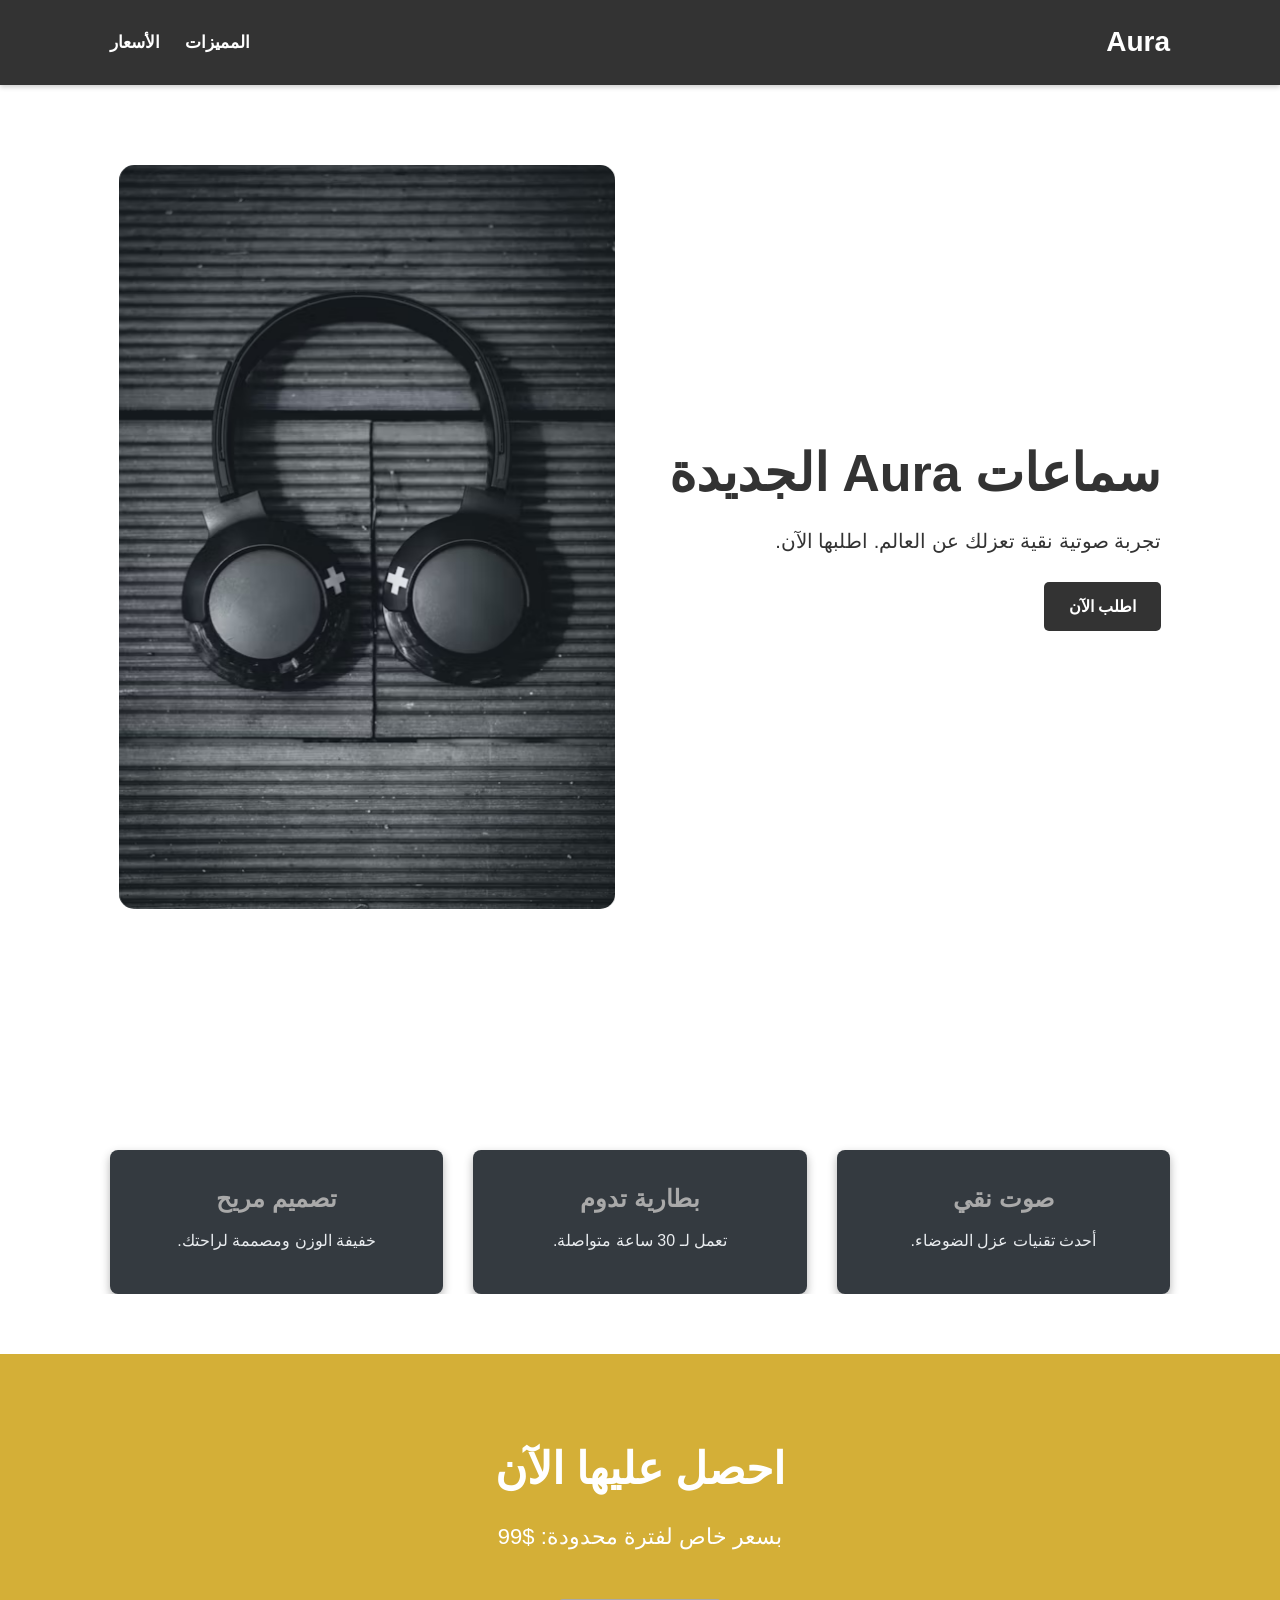
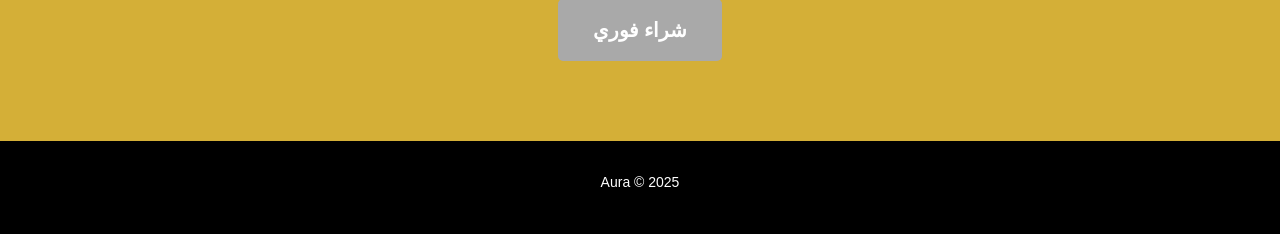
<file: Project-aura/index.html>
<!DOCTYPE html>
<html lang="ar" dir="rtl">
  <head>
    <meta charset="UTF-8" />
    <meta name="viewport" content="width=device-width, initial-scale=1.0" />
    <title>صفحة هبوط - Aura Headphones</title>
    <link rel="icon" type="image/x-icon" href="images/icon.png" />
    <link rel="stylesheet" href="style.css" />
  </head>
  <body>
    <header class="navbar">
      <div class="container">
        <div class="logo">Aura</div>
        <nav>
          <ul>
            <li><a href="#features">المميزات</a></li>
            <li><a href="#pricing">الأسعار</a></li>
          </ul>
        </nav>
      </div>
    </header>

    <section class="hero">
      <div class="container">
        <div class="hero-text">
          <h1>سماعات Aura الجديدة</h1>
          <p>تجربة صوتية نقية تعزلك عن العالم. اطلبها الآن.</p>
          <a href="#pricing" class="cta-button">اطلب الآن</a>
        </div>
        <div class="hero-image">
          <img src="images/headphones.png" alt="سماعة Aura" />
        </div>
      </div>
    </section>

    <section id="features" class="features">
      <div class="container">
        <h2>لماذا Aura؟</h2>
        <div class="features-grid">
          <div class="feature-item">
            <h3>صوت نقي</h3>
            <p>أحدث تقنيات عزل الضوضاء.</p>
          </div>
          <div class="feature-item">
            <h3>بطارية تدوم</h3>
            <p>تعمل لـ 30 ساعة متواصلة.</p>
          </div>
          <div class="feature-item">
            <h3>تصميم مريح</h3>
            <p>خفيفة الوزن ومصممة لراحتك.</p>
          </div>
        </div>
      </div>
    </section>

    <section id="pricing" class="cta-section">
      <div class="container">
        <h2>احصل عليها الآن</h2>
        <p>بسعر خاص لفترة محدودة: $99</p>
        <a href="#" class="cta-button">شراء فوري</a>
      </div>
    </section>

    <footer>
      <p>Aura © 2025</p>
    </footer>
  </body>
</html>
</file>
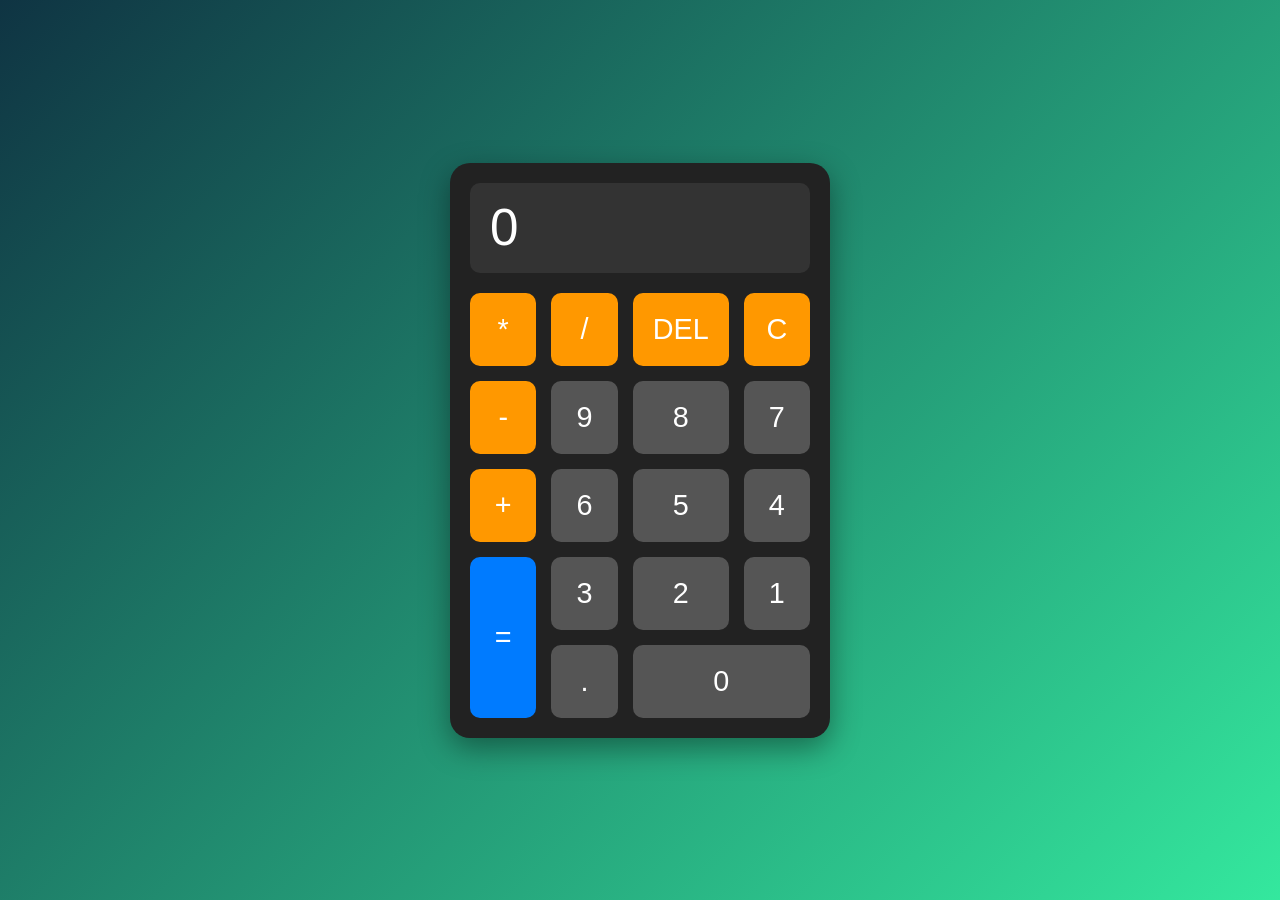
<file: project-calculator/index.html>
<!DOCTYPE html>
<html lang="ar" dir="rtl">
  <head>
    <meta charset="UTF-8" />
    <meta name="viewport" content="width=device-width, initial-scale=1.0" />
    <title>آلة حاسبة بسيطة</title>
    <link rel="shortcut icon" href="icon.png" type="image/x-icon" />
    <link rel="preconnect" href="https://fonts.googleapis.com" />
    <link rel="preconnect" href="https://fonts.gstatic.com" crossorigin />
    <link
      href="https://fonts.googleapis.com/css2?family=Cairo:wght@400;600;700&display=swap"
      rel="stylesheet"
    />
    <link rel="stylesheet" href="style.css" />
  </head>
  <body>
    <div class="calculator-container">
      <div class="calculator-display">
        <input type="text" id="display" value="0" readonly />
      </div>
      <div class="calculator-buttons">
        <button class="btn btn-operator" data-action="clear">C</button>
        <button class="btn btn-operator" data-action="delete">DEL</button>
        <button class="btn btn-operator" data-action="divide">/</button>
        <button class="btn btn-operator" data-action="multiply">*</button>

        <button class="btn btn-number">7</button>
        <button class="btn btn-number">8</button>
        <button class="btn btn-number">9</button>
        <button class="btn btn-operator" data-action="subtract">-</button>

        <button class="btn btn-number">4</button>
        <button class="btn btn-number">5</button>
        <button class="btn btn-number">6</button>
        <button class="btn btn-operator" data-action="add">+</button>

        <button class="btn btn-number">1</button>
        <button class="btn btn-number">2</button>
        <button class="btn btn-number">3</button>
        <button class="btn btn-equals" data-action="calculate">=</button>

        <button class="btn btn-number span-two">0</button>
        <button class="btn btn-number" data-action="decimal">.</button>
      </div>
    </div>

    <script src="script.js"></script>
  </body>
</html>
</file>
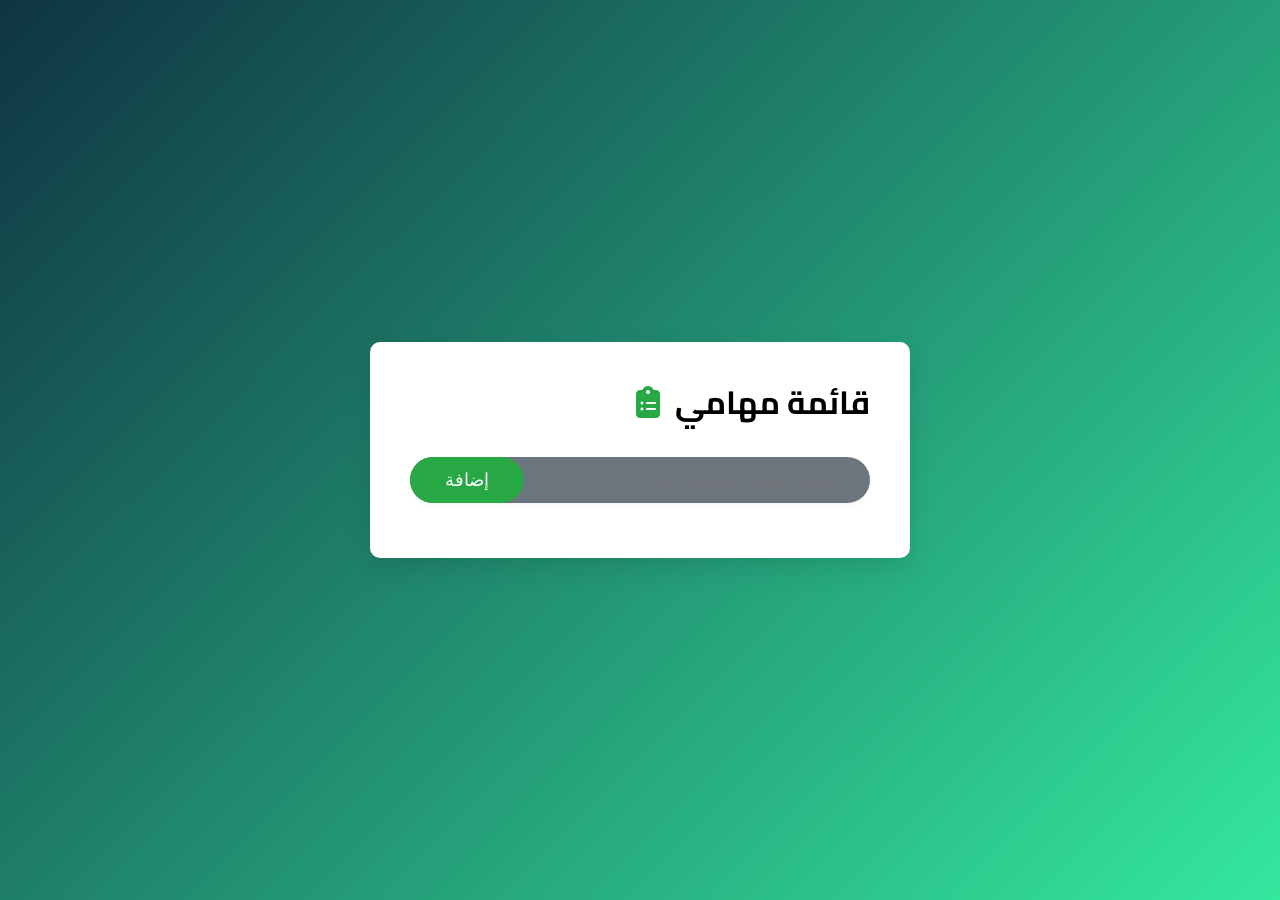
<file: project-todo-list/index.html>
<!DOCTYPE html>
<html lang="ar" dir="rtl">
  <head>
    <meta charset="UTF-8" />
    <meta name="viewport" content="width=device-width, initial-scale=1.0" />
    <title>تطبيق قائمة المهام - To-Do List</title>
    <link rel="preconnect" href="https://fonts.googleapis.com" />
    <link rel="preconnect" href="https://fonts.gstatic.com" crossorigin />
    <link
      href="https://fonts.googleapis.com/css2?family=Cairo:wght@400;600;700&display=swap"
      rel="stylesheet"
    />
    <link
      rel="stylesheet"
      href="https://cdnjs.cloudflare.com/ajax/libs/font-awesome/6.5.2/css/all.min.css"
    />
    <link rel="stylesheet" href="style.css" />
    <link rel="shortcut icon" href="images/icon.ico" type="image/x-icon" />
  </head>
  <body>
    <div class="todo-app">
      <h2>قائمة مهامي <i class="fas fa-clipboard-list"></i></h2>
      <div class="row">
        <input type="text" id="taskInput" placeholder="أضف مهمتك الجديدة هنا" />
        <button id="addTaskButton">إضافة</button>
      </div>
      <ul id="taskList"></ul>
    </div>

    <script src="script.js"></script>
  </body>
</html>
</file>
<file: Project-aura/style.css>
/* --- إعدادات عامة وأساسيات --- */
:root {
  --primary-color: #d4af37; /* ذهبي لامع */
  --secondary-color: #f0f0f0; /* أبيض ناصع للنصوص */
  --accent-color: #a9a9a9; /* رمادي غامق كـ Accent */
  --background-light: #1a1a1a; /* أسود خفيف كخلفية */
  --background-dark: #000000; /* أسود داكن لخلفيات الأجزاء الرئيسية */
  --text-color-light: #f0f0f0; /* أبيض للنصوص */
  --text-color-dark: #333333; /* رمادي غامق جداً لو فيه حاجة محتاجة */
  --button-hover-color: #c0c0c0; /* فضي فاتح للـ Hover */
}
* {
  box-sizing: border-box;
  margin: 0;
  padding: 0;
}

body {
  font-family: "Cairo", sans-serif; /* استخدام خط Cairo */
  line-height: 1.6;
  color: var(--text-color-dark);
  background-color: #fff;
  direction: rtl; /* اتجاه الكتابة من اليمين لليسار */
  text-align: right; /* محاذاة النص لليمين */
}

.container {
  max-width: 1100px;
  margin: auto;
  padding: 0 20px;
  overflow: hidden;
}

h1,
h2,
h3 {
  color: var(--background-dark);
  margin-bottom: 15px;
  font-weight: 700;
}

p {
  margin-bottom: 10px;
}

a {
  text-decoration: none;
  color: var(--text-color-dark);
}

ul {
  list-style: none;
}

/* --- الأزرار --- */
.cta-button {
  display: inline-block;
  background: var(--text-color-dark);
  color: #fff !important;
  padding: 12px 25px;
  border-radius: 5px;
  font-weight: 600;
  transition: background 0.3s ease, transform 0.3s ease;
  border: none;
  margin-top: 15px;
}

.cta-button:hover {
  background: #0056b3;
  transform: translateY(-2px);
}

/* --- شريط التنقل (Navbar) --- */
.navbar {
  background: var(--text-color-dark);
  color: #fff;
  padding: 20px 0;
  box-shadow: 0 2px 5px rgba(0, 0, 0, 0.2);
}

.navbar .container {
  display: flex;
  justify-content: space-between;
  align-items: center;
}

.navbar .logo {
  font-size: 28px;
  font-weight: 700;
  color: #fff;
}

.navbar nav ul {
  display: flex;
}

.navbar nav ul li {
  margin-right: 25px;
}

.navbar nav ul li a {
  color: #fff;
  font-size: 17px;
  font-weight: 600;
  transition: color 0.3s ease;
}

.navbar nav ul li a:hover {
  color: var(--accent-color);
}

/* --- قسم الـ Hero (القسم الرئيسي) --- */
.hero {
  background: linear-gradient(
    to left,
    var(--light-bg) 50%,
    #fff 50%
  ); /* خلفية مقسومة */
  min-height: 80vh;
  display: flex;
  align-items: center;
  padding: 80px 0; /* padding علوي إضافي للهيدر */
}

.hero .container {
  display: flex;
  justify-content: space-between;
  align-items: center;
  gap: 50px;
}

.hero-text {
  flex: 1;
}

.hero-text h1 {
  font-size: 52px;
  line-height: 1.2;
  color: var(--dark-bg);
}

.hero-text p {
  font-size: 20px;
  margin-top: 20px;
  max-width: 500px;
}

.hero-image {
  flex: 1;
  text-align: left; /* محاذاة الصورة لليسار */
}

.hero-image img {
  border-radius: 15px;
  max-width: 100%;
  height: auto;
  display: block; /* لإزالة أي مساحة بيضاء أسفل الصورة */
  transform: rotateY(180deg); /* لقلب الصورة لتناسب الاتجاه اليمين لليسار */
}

/* --- قسم المميزات (Features) --- */
.features {
  background-color: var(--dark-bg);
  color: #fff;
  padding: 60px 0;
  text-align: center;
}

.features h2 {
  color: #fff;
  margin-bottom: 40px;
  font-size: 38px;
}

.features-grid {
  display: grid;
  grid-template-columns: repeat(3, 1fr);
  gap: 30px;
}

.feature-item {
  background: #343a40; /* لون خلفية غامق لكل ميزة */
  padding: 30px;
  border-radius: 8px;
  box-shadow: 0 4px 10px rgba(0, 0, 0, 0.3);
  transition: transform 0.3s ease;
}

.feature-item:hover {
  transform: translateY(-5px);
}

.feature-item h3 {
  color: var(--accent-color);
  margin-bottom: 10px;
  font-size: 24px;
}

.feature-item p {
  font-size: 16px;
  color: #e9ecef; /* لون نص فاتح */
}

/* --- قسم الدعوة للعمل (CTA Section) --- */
.cta-section {
  background: var(--primary-color);
  color: #fff;
  padding: 80px 0;
  text-align: center;
}

.cta-section h2 {
  color: #fff;
  font-size: 44px;
}

.cta-section p {
  font-size: 22px;
  margin-bottom: 30px;
}

.cta-section .cta-button {
  background: var(--accent-color); /* زر مميز بلون ذهبي */
  color: var(--dark-bg) !important;
  font-size: 20px;
  padding: 15px 35px;
}

.cta-section .cta-button:hover {
  background: #d4a700;
  transform: translateY(-3px);
}

/* --- الفوتر --- */
footer {
  background: var(--background-dark);
  color: #fff;
  text-align: center;
  padding: 30px 0;
  font-size: 14px;
}

/* ############################################### */
/* ###       كود التجاوب للموبايل      ### */
/* ############################################### */

@media (max-width: 768px) {
  body {
    text-align: center; /* توسيط النصوص في الموبايل */
  }

  .navbar .container {
    flex-direction: column;
    gap: 15px;
  }

  .navbar nav ul {
    flex-direction: column;
    gap: 10px;
    text-align: center;
  }

  .navbar nav ul li {
    margin-right: 0;
  }

  .hero .container {
    flex-direction: column-reverse; /* الصورة فوق النص */
    text-align: center;
    gap: 30px;
  }

  .hero {
    background: linear-gradient(
      to bottom,
      var(--light-bg) 50%,
      #fff 50%
    ); /* خلفية رأسية في الموبايل */
    min-height: auto;
    padding: 40px 0;
  }

  .hero-text h1 {
    font-size: 40px; /* تصغير حجم العنوان */
  }

  .hero-text p {
    font-size: 18px;
  }

  .hero-image img {
    width: 80%; /* تصغير حجم الصورة */
    margin: auto;
  }

  .features h2 {
    font-size: 32px;
  }

  .features-grid {
    grid-template-columns: 1fr; /* عمود واحد للمميزات */
  }

  .cta-section h2 {
    font-size: 36px;
  }

  .cta-section p {
    font-size: 18px;
  }
}

@media (max-width: 480px) {
  .hero-text h1 {
    font-size: 32px;
  }
  .hero-text p {
    font-size: 16px;
  }
  .cta-section h2 {
    font-size: 28px;
  }
}
</file>
<file: project-calculator/style.css>
/* --- إعدادات عامة وأساسيات --- */
:root {
  --calculator-bg: #222; /* خلفية الآلة الحاسبة */
  --display-bg: #333; /* خلفية شاشة العرض */
  --display-text: #fff; /* لون نص شاشة العرض */
  --button-bg: #555; /* خلفية الأزرار العادية */
  --button-hover: #777; /* لون الأزرار عند التحويم */
  --operator-bg: #ff9800; /* لون أزرار العمليات (برتقالي) */
  --operator-hover: #e08e00; /* لون أزرار العمليات عند التحويم */
  --equals-bg: #007bff; /* لون زرار يساوي (أزرق) */
  --equals-hover: #0056b3; /* لون زرار يساوي عند التحويم */
  --text-color: #fff; /* لون نص الأزرار */
  --primary-color: #ff9800; /* برتقالي للعمليات */
  --secondary-color: #424242; /* رمادي غامق للأزرار */
  --accent-color: #e0e0e0; /* رمادي فاتح للـ Text Input */
  --background-dark: #212121; /* أسود غامق جداً كخلفية */
  --background-light: #616161; /* رمادي متوسط للخلفيات الثانوية */
  --text-color-light: #ffffff; /* أبيض للنصوص */
  --text-color-dark: #bdbdbd; /* رمادي فاتح للنصوص الأقل أهمية */
  --clear-button-color: #f44336; /* أحمر لزرار الـ Clear */
}

* {
  box-sizing: border-box;
  margin: 0;
  padding: 0;
}

body {
  font-family: "Cairo", sans-serif;
  background: linear-gradient(
    135deg,
    #0f3443,
    #34e89e
  ); /* نفس الخلفية الجميلة */
  min-height: 100vh;
  display: flex;
  justify-content: center;
  align-items: center;
  direction: rtl; /* اتجاه من اليمين لليسار */
  text-align: right; /* محاذاة لليمين */
}

.calculator-container {
  background: var(--calculator-bg);
  border-radius: 20px;
  padding: 20px;
  box-shadow: 0 10px 30px rgba(0, 0, 0, 0.4);
  width: 100%;
  max-width: 380px; /* عرض مناسب للآلة الحاسبة */
  overflow: hidden; /* لمنع أي تجاوز */
}

/* --- شاشة العرض --- */
.calculator-display {
  margin-bottom: 20px;
}

#display {
  width: 100%;
  background: var(--display-bg);
  border: none;
  border-radius: 10px;
  padding: 20px;
  font-size: 3.2em; /* حجم خط كبير جدا */
  text-align: left; /* محاذاة النص لليسار */
  color: var(--display-text);
  height: 90px;
  outline: none;
  direction: ltr; /* اتجاه الأرقام من الشمال لليمين */
  overflow-x: auto; /* لو الرقم كبير يحصله سكرول */
}

/* --- الأزرار --- */
.calculator-buttons {
  display: grid;
  grid-template-columns: repeat(4, 1fr); /* 4 أعمدة متساوية */
  gap: 15px; /* مسافة بين الأزرار */
}

.btn {
  background: var(--button-bg);
  color: var(--text-color);
  border: none;
  padding: 20px;
  font-size: 1.8em;
  border-radius: 10px;
  cursor: pointer;
  transition: background 0.2s ease, transform 0.1s ease;
  display: flex; /* لتوسيط المحتوى */
  justify-content: center;
  align-items: center;
}

.btn:hover {
  background: var(--button-hover);
  transform: scale(1.02);
}

.btn:active {
  transform: scale(0.98);
}

/* الأزرار الخاصة */
.btn-operator {
  background: var(--operator-bg);
}

.btn-operator:hover {
  background: var(--operator-hover);
}

.btn-equals {
  background: var(--equals-bg);
  grid-row: span 2; /* زرار يساوي ياخد عمودين */
}

.btn-equals:hover {
  background: var(--equals-hover);
}

.span-two {
  /* ده لزرار الصفر عشان ياخد مساحة زرارين */
  grid-column: span 2;
}

/* --- التجاوب مع الموبايل --- */
@media (max-width: 480px) {
  .calculator-container {
    margin: 20px;
    padding: 15px;
    max-width: 90%;
  }
  #display {
    font-size: 2.5em;
    height: 70px;
    padding: 15px;
  }
  .btn {
    padding: 15px;
    font-size: 1.5em;
  }
}
</file>
<file: project-todo-list/style.css>
/* --- إعدادات عامة وأساسيات --- */
:root {
  --primary-color: #28a745; /* أخضر للزرار الرئيسي */
  --secondary-color: #6c757d; /* رمادي للعناصر الثانوية */
  --accent-color: #ffc107; /* أصفر خفيف للـ Accent */
  --background-light: #f8f9fa; /* بيج فاتح كخلفية */
  --background-dark: #e9ecef; /* رمادي فاتح للخلفيات الأغمق */
  --text-color-dark: #343a40; /* أسود غامق للنصوص */
  --text-color-light: #ffffff; /* أبيض للنصوص اللي على خلفية غامقة */
  --completed-task-color: #dc3545; /* أحمر خفيف للمهام المكتملة */
}
* {
  box-sizing: border-box;
  margin: 0;
  padding: 0;
}

body {
  font-family: "Cairo", sans-serif;
  background: linear-gradient(
    135deg,
    #0f3443,
    #34e89e
  ); /* خلفية متدرجة جميلة */
  min-height: 100vh;
  display: flex;
  justify-content: center;
  align-items: center;
  direction: rtl; /* اتجاه من اليمين لليسار */
  text-align: right; /* محاذاة لليمين */
}

.todo-app {
  background: #fff;
  width: 100%;
  max-width: 540px;
  padding: 30px 40px;
  border-radius: 10px;
  box-shadow: 0 10px 25px rgba(0, 0, 0, 0.1);
}

.todo-app h2 {
  color: var(--text-color);
  display: flex;
  align-items: center;
  margin-bottom: 25px;
  font-size: 32px;
}

.todo-app h2 i {
  margin-right: 15px; /* مسافة بين النص والأيقونة */
  color: var(--primary-color);
}

/* --- مربع الإدخال والزرار --- */
.row {
  display: flex;
  align-items: center;
  justify-content: space-between;
  background: var(--secondary-color);
  border-radius: 30px;
  padding-right: 20px;
  margin-bottom: 25px;
  box-shadow: 0 2px 5px rgba(0, 0, 0, 0.05);
}

.row input {
  flex: 1;
  border: none;
  outline: none;
  background: transparent;
  padding: 12px 15px;
  font-size: 18px;
  color: var(--text-color);
}

.row button {
  border: none;
  outline: none;
  padding: 12px 35px;
  background: var(--primary-color);
  color: #fff;
  font-size: 18px;
  cursor: pointer;
  border-radius: 30px;
  transition: background 0.3s ease;
}

.row button:hover {
  background: var(--hover-color);
}

/* --- قائمة المهام --- */
#taskList {
  padding: 0;
}

#taskList li {
  background: var(--secondary-color);
  padding: 12px 20px;
  margin-bottom: 10px;
  border-radius: 5px;
  font-size: 18px;
  color: var(--text-color);
  display: flex;
  justify-content: space-between;
  align-items: center;
  cursor: pointer;
  position: relative;
  transition: background 0.3s ease;
}

#taskList li:hover {
  background: #e9ecef;
}

/* زرار الحذف */
#taskList li .delete-button {
  background: none;
  border: none;
  color: #888;
  font-size: 20px;
  cursor: pointer;
  transition: color 0.3s ease;
  padding: 5px; /* مساحة ضغط أفضل */
}

#taskList li .delete-button:hover {
  color: var(--delete-button-color);
}

/* --- المهام المكتملة --- */
#taskList li.completed {
  color: #888;
  text-decoration: line-through; /* خط في المنتصف */
  background: #e0f2f7; /* خلفية فاتحة مختلفة */
}

#taskList li.completed .delete-button {
  color: #bbb;
}

#taskList li.completed .delete-button:hover {
  color: var(--delete-button-color);
}

/* --- التجاوب مع الموبايل --- */
@media (max-width: 600px) {
  .todo-app {
    margin: 20px;
    padding: 25px 30px;
  }
  .todo-app h2 {
    font-size: 28px;
  }
  .row input,
  .row button {
    font-size: 16px;
  }
  .row button {
    padding: 12px 25px;
  }
  #taskList li {
    font-size: 16px;
    padding: 10px 15px;
  }
  #taskList li .delete-button {
    font-size: 18px;
  }
}

@media (max-width: 400px) {
  .row {
    flex-direction: column;
    padding-right: 0;
    border-radius: 10px;
  }
  .row input {
    width: 100%;
    border-radius: 10px 10px 0 0;
    text-align: center;
    padding: 15px;
  }
  .row button {
    width: 100%;
    border-radius: 0 0 10px 10px;
    padding: 15px;
  }
}
</file>
